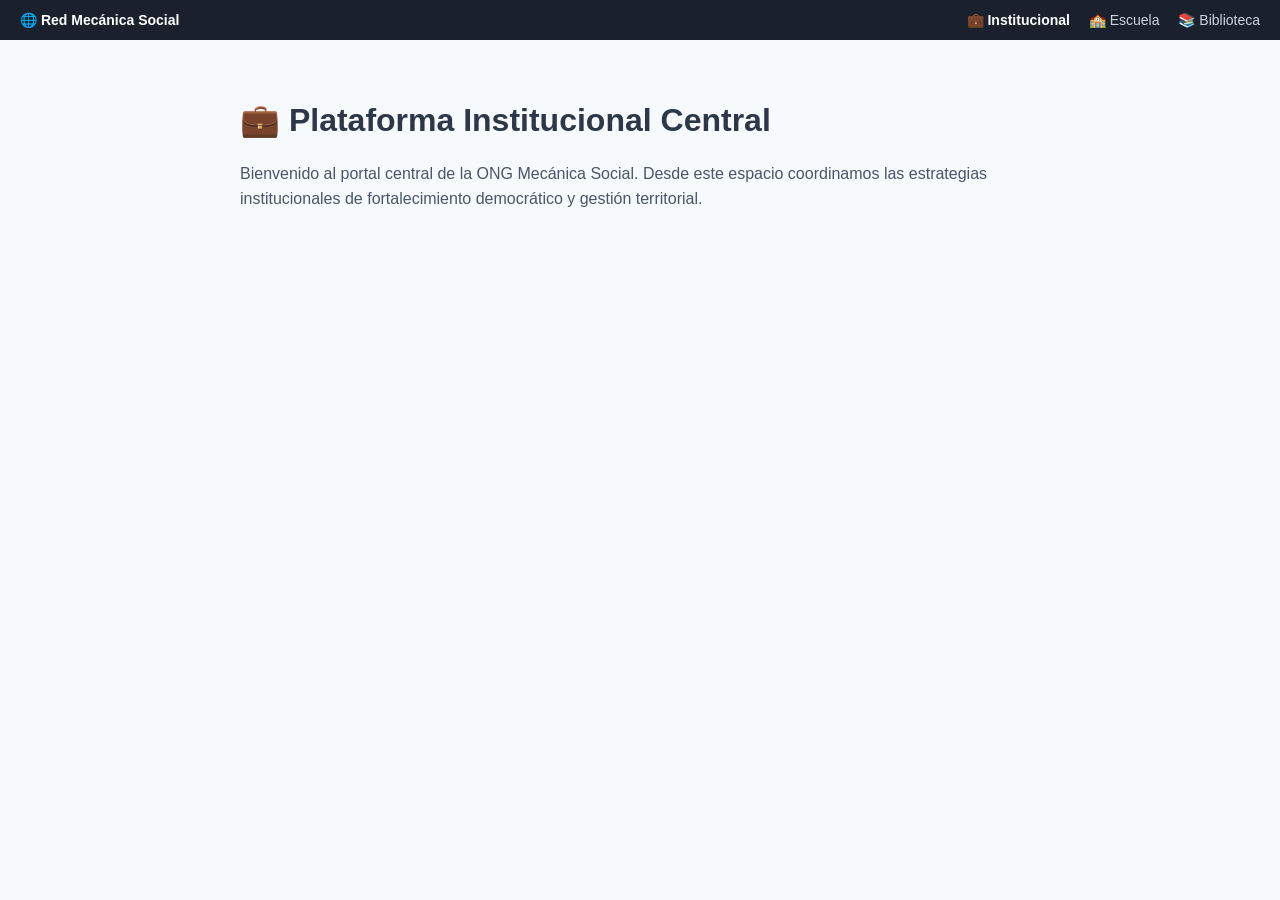
<file: index.html>
<!DOCTYPE html>
<html lang="es">
<head>
    <meta charset="UTF-8">
    <meta name="viewport" content="width=device-width, initial-scale=1.0">
    <title>ONG Mecánica Social - Portal Institucional</title>
    <script src="app_navbar.js"></script>
</head>
<body style="margin:0; font-family: sans-serif; background: #f7fafc;">
    <div style="padding: 40px; max-width: 800px; margin: auto;">
        <h1 style="color: #2d3748;">💼 Plataforma Institucional Central</h1>
        <p style="color: #4a5568; line-height: 1.6;">Bienvenido al portal central de la ONG Mecánica Social. Desde este espacio coordinamos las estrategias institucionales de fortalecimiento democrático y gestión territorial.</p>
    </div>
</body>
</html>
</file>
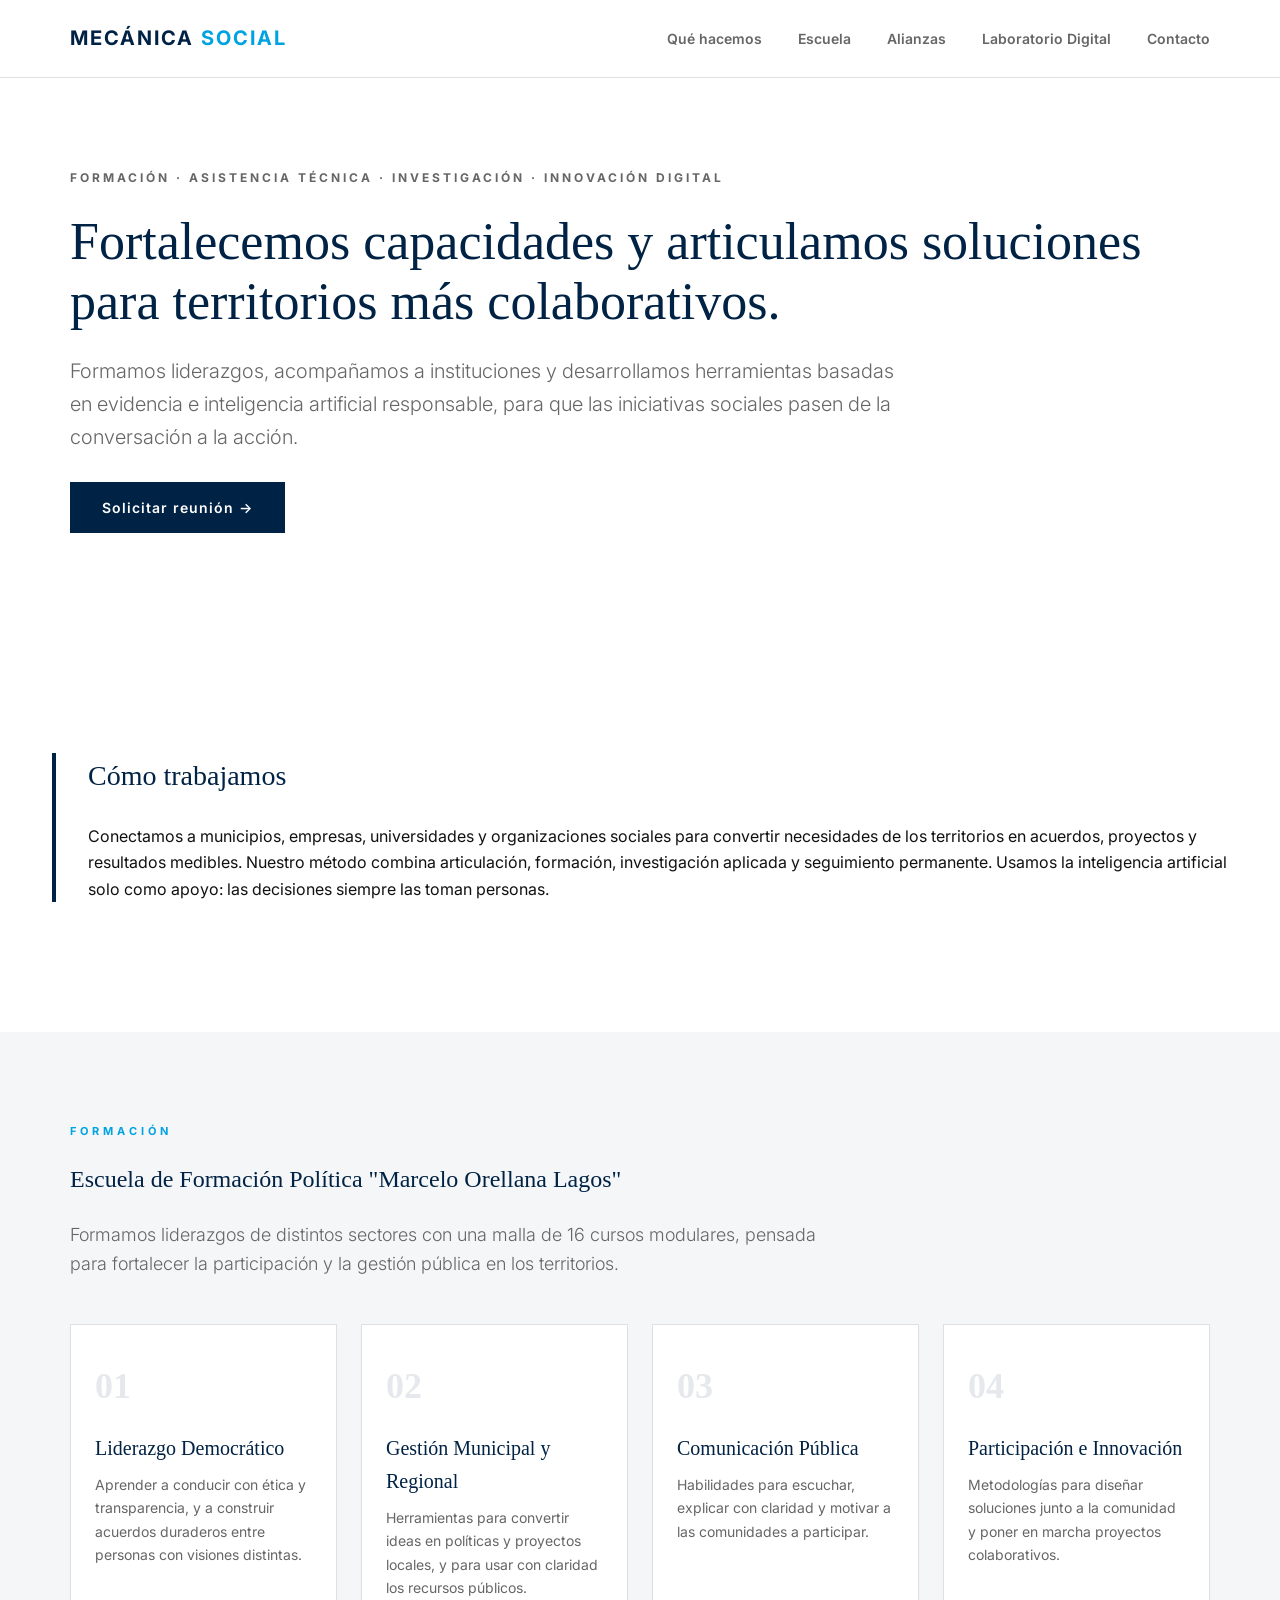
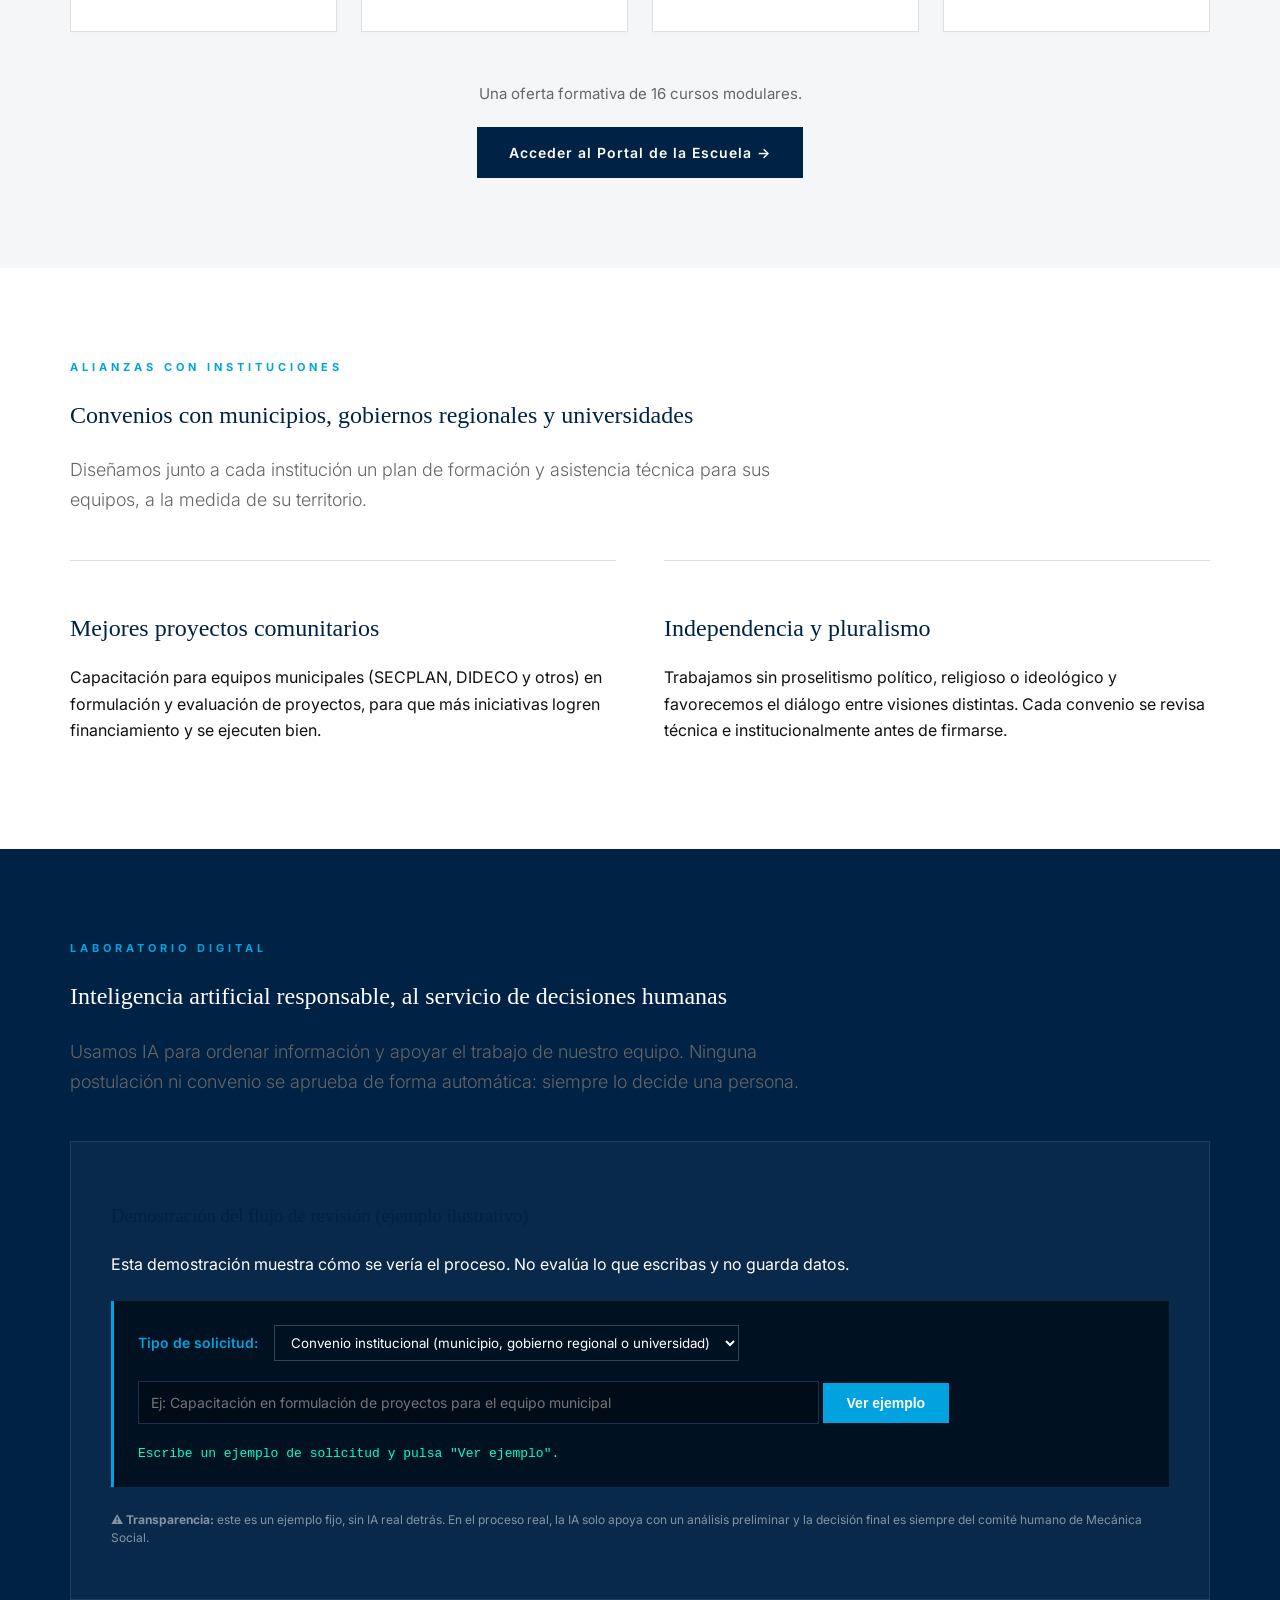
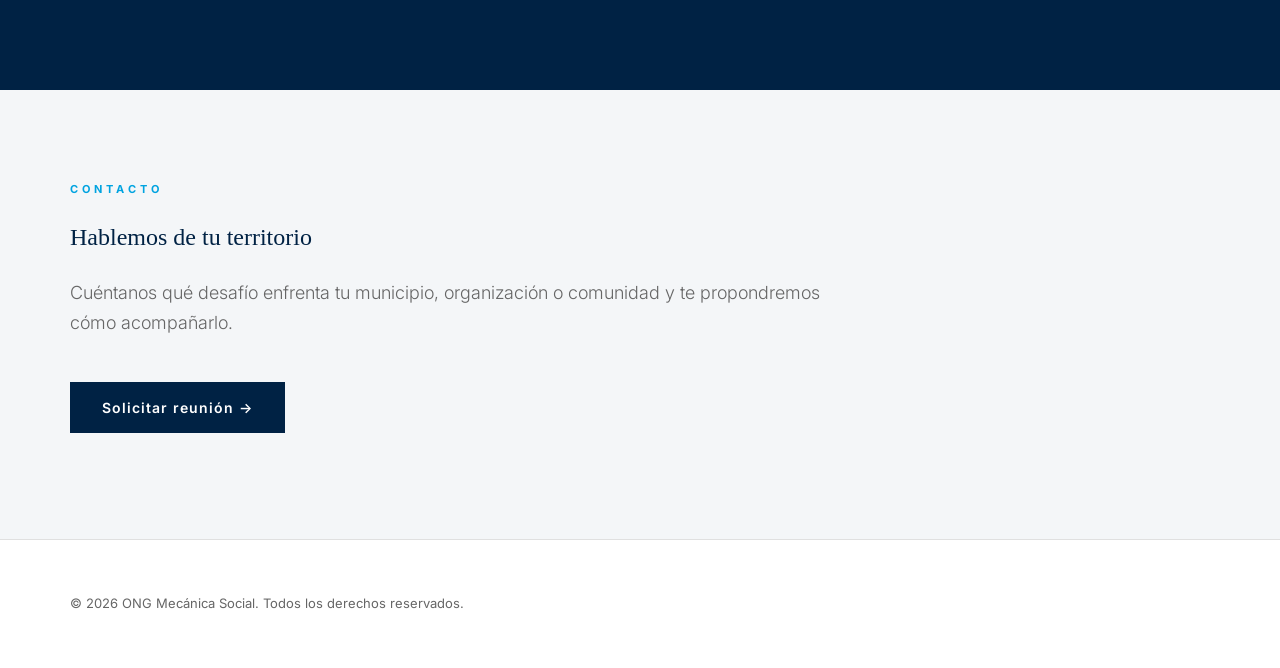
<file: site/index.html>
<!DOCTYPE html>
<html lang="es">
<head>
    <meta charset="UTF-8">
    <meta name="viewport" content="width=device-width, initial-scale=1.0">
    <title>ONG Mecánica Social | Fortalecemos capacidades para territorios más colaborativos</title>
    <link rel="stylesheet" href="styles.css">
    <link href="https://fonts.googleapis.com/css2?family=Inter:wght@400;600;700&display=swap" rel="stylesheet">
</head>
<body>

    <!-- Barra de navegación -->
    <nav class="navbar">
        <div class="nav-container">
            <span class="logo">MECÁNICA <span>SOCIAL</span></span>
            <div class="nav-links">
                <a href="#vision">Qué hacemos</a>
                <a href="#core-business">Escuela</a>
                <a href="#b2g-agreements">Alianzas</a>
                <a href="#ia-channel">Laboratorio Digital</a>
                <a href="#contacto">Contacto</a>
            </div>
        </div>
    </nav>

    <!-- Hero -->
    <header class="hero" id="vision">
        <div class="hero-content">
            <p class="subtitle">FORMACIÓN · ASISTENCIA TÉCNICA · INVESTIGACIÓN · INNOVACIÓN DIGITAL</p>
            <h1>Fortalecemos capacidades y articulamos soluciones para territorios más colaborativos.</h1>
            <p class="lead">Formamos liderazgos, acompañamos a instituciones y desarrollamos herramientas basadas en evidencia e inteligencia artificial responsable, para que las iniciativas sociales pasen de la conversación a la acción.</p>
            <p style="margin-top: 28px;"><a href="#contacto" class="btn-mckinsey">Solicitar reunión →</a></p>
        </div>
    </header>

    <!-- Resumen Ejecutivo (Plan de Negocios) -->
    <section class="section evaluation-bar">
        <div class="container visual-banner">
            <div class="banner-text">
                <h2>Cómo trabajamos</h2>
                <p>Conectamos a municipios, empresas, universidades y organizaciones sociales para convertir necesidades de los territorios en acuerdos, proyectos y resultados medibles. Nuestro método combina articulación, formación, investigación aplicada y seguimiento permanente. Usamos la inteligencia artificial solo como apoyo: las decisiones siempre las toman personas.</p>
            </div>
        </div>
    </section>

    <!-- Escuela -->
    <section id="core-business" class="section bg-light">
        <div class="container">
            <div class="meta-label">FORMACIÓN</div>
            <h2>Escuela de Formación Política "Marcelo Orellana Lagos"</h2>
            <p class="section-desc">Formamos liderazgos de distintos sectores con una malla de 16 cursos modulares, pensada para fortalecer la participación y la gestión pública en los territorios.</p>
            
            <div class="grid-mckinsey-4">
                <div class="card-rich">
                    <span class="card-num">01</span>
                    <h3>Liderazgo Democrático</h3>
                    <p>Aprender a conducir con ética y transparencia, y a construir acuerdos duraderos entre personas con visiones distintas.</p>
                </div>
                <div class="card-rich">
                    <span class="card-num">02</span>
                    <h3>Gestión Municipal y Regional</h3>
                    <p>Herramientas para convertir ideas en políticas y proyectos locales, y para usar con claridad los recursos públicos.</p>
                </div>
                <div class="card-rich">
                    <span class="card-num">03</span>
                    <h3>Comunicación Pública</h3>
                    <p>Habilidades para escuchar, explicar con claridad y motivar a las comunidades a participar.</p>
                </div>
                <div class="card-rich">
                    <span class="card-num">04</span>
                    <h3>Participación e Innovación</h3>
                    <p>Metodologías para diseñar soluciones junto a la comunidad y poner en marcha proyectos colaborativos.</p>
                </div>
            </div>

            <div style="margin-top: 50px; text-align: center;">
                <p style="font-size: 15px; color: var(--text-muted); margin-bottom: 20px;">Una oferta formativa de 16 cursos modulares.</p>
                <a href="https://mecanicasocial.github.io/mecanica-social-escuela/" target="_blank" class="btn-mckinsey">Acceder al Portal de la Escuela →</a>
            </div>
        </div>
    </section>

    <!-- Alianzas con instituciones -->
    <section id="b2g-agreements" class="section">
        <div class="container">
            <div class="meta-label">ALIANZAS CON INSTITUCIONES</div>
            <h2>Convenios con municipios, gobiernos regionales y universidades</h2>
            <p class="section-desc">Diseñamos junto a cada institución un plan de formación y asistencia técnica para sus equipos, a la medida de su territorio.</p>
            
            <div class="grid-mckinsey">
                <div class="card">
                    <h3>Mejores proyectos comunitarios</h3>
                    <p>Capacitación para equipos municipales (SECPLAN, DIDECO y otros) en formulación y evaluación de proyectos, para que más iniciativas logren financiamiento y se ejecuten bien.</p>
                </div>
                <div class="card">
                    <h3>Independencia y pluralismo</h3>
                    <p>Trabajamos sin proselitismo político, religioso o ideológico y favorecemos el diálogo entre visiones distintas. Cada convenio se revisa técnica e institucionalmente antes de firmarse.</p>
                </div>
            </div>
        </div>
    </section>

    <!-- Laboratorio Digital -->
    <section id="ia-channel" class="section dark-section">
        <div class="container">
            <div class="meta-label color-blue">LABORATORIO DIGITAL</div>
            <h2>Inteligencia artificial responsable, al servicio de decisiones humanas</h2>
            <p class="section-desc">Usamos IA para ordenar información y apoyar el trabajo de nuestro equipo. Ninguna postulación ni convenio se aprueba de forma automática: siempre lo decide una persona.</p>
            
            <div class="ia-interactive-box">
                <h3>Demostración del flujo de revisión (ejemplo ilustrativo)</h3>
                <p>Esta demostración muestra cómo se vería el proceso. No evalúa lo que escribas y no guarda datos.</p>
                <div class="simulation-terminal">
                    <div class="selector-box" style="margin-bottom: 20px;">
                        <label style="color: #00a3e0; font-size: 14px; margin-right: 12px; font-weight: 600;">Tipo de solicitud:</label>
                        <select id="channel-type" style="background: #001122; color: white; border: 1px solid #334455; padding: 8px 12px; font-family: 'Inter', sans-serif;">
                            <option value="B2G">Convenio institucional (municipio, gobierno regional o universidad)</option>
                            <option value="B2C">Postulación individual (líder o dirigente social)</option>
                        </select>
                    </div>
                    <input type="text" id="ia-query" placeholder="Ej: Capacitación en formulación de proyectos para el equipo municipal">
                    <button onclick="simulateIACall()" class="btn-ia">Ver ejemplo</button>
                    <div id="ia-response" class="terminal-output">Escribe un ejemplo de solicitud y pulsa "Ver ejemplo".</div>
                </div>
                <p class="disclaimer-text">⚠️ <strong>Transparencia:</strong> este es un ejemplo fijo, sin IA real detrás. En el proceso real, la IA solo apoya con un análisis preliminar y la decisión final es siempre del comité humano de Mecánica Social.</p>
            </div>
        </div>
    </section>

    <!-- Contacto -->
    <section id="contacto" class="section bg-light">
        <div class="container">
            <div class="meta-label">CONTACTO</div>
            <h2>Hablemos de tu territorio</h2>
            <p class="section-desc">Cuéntanos qué desafío enfrenta tu municipio, organización o comunidad y te propondremos cómo acompañarlo.</p>
            <p style="margin-top: 24px;"><a href="mailto:CORREO_PENDIENTE" class="btn-mckinsey">Solicitar reunión →</a></p>
        </div>
    </section>

    <footer>
        <div class="container">
            <p>&copy; 2026 ONG Mecánica Social. Todos los derechos reservados.</p>
        </div>
    </footer>

    <script src="app.js"></script>
</body>
</html>
</file>
<file: site/styles.css>
:root {
    --primary-blue: #002244;
    --mckinsey-cyan: #00a3e0;
    --text-dark: #111111;
    --text-muted: #666666;
    --bg-light: #f4f6f8;
    --border-color: #e0e0e0;
}

body {
    margin: 0;
    font-family: 'Inter', sans-serif;
    color: var(--text-dark);
    line-height: 1.65;
    background-color: #ffffff;
}

h1, h2, h3 {
    font-family: 'Playfair Display', serif;
    font-weight: 400;
    color: var(--primary-blue);
}

.navbar {
    border-bottom: 1px solid var(--border-color);
    padding: 22px 0;
    position: sticky;
    top: 0;
    background: rgba(255, 255, 255, 0.95);
    backdrop-filter: blur(5px);
    z-index: 100;
}

.nav-container {
    max-width: 1140px;
    margin: 0 auto;
    display: flex;
    justify-content: space-between;
    align-items: center;
    padding: 0 24px;
}

.logo {
    font-size: 20px;
    font-weight: 700;
    letter-spacing: 2px;
    color: var(--primary-blue);
}
.logo span { color: var(--mckinsey-cyan); }

.nav-links a {
    text-decoration: none;
    color: var(--text-muted);
    margin-left: 32px;
    font-size: 14px;
    font-weight: 600;
    transition: color 0.2s ease;
}
.nav-links a:hover { color: var(--primary-blue); }

.hero {
    max-width: 1140px;
    margin: 90px auto;
    padding: 0 24px;
}

.hero h1 {
    font-size: 52px;
    line-height: 1.15;
    margin: 24px 0;
}

.subtitle {
    font-size: 12px;
    letter-spacing: 3px;
    color: var(--text-muted);
    font-weight: 700;
}

.lead {
    font-size: 20px;
    color: var(--text-muted);
    max-width: 850px;
    font-weight: 300;
}

.section {
    padding: 90px 24px;
}

.bg-light { background-color: var(--bg-light); }

.container {
    max-width: 1140px;
    margin: 0 auto;
}

.meta-label {
    font-size: 11px;
    letter-spacing: 4px;
    color: var(--mckinsey-cyan);
    font-weight: 700;
    margin-bottom: 12px;
}

.section-desc {
    font-size: 18px;
    color: var(--text-muted);
    max-width: 750px;
    margin-bottom: 45px;
    font-weight: 300;
}

.grid-mckinsey {
    display: grid;
    grid-template-columns: 1fr 1fr;
    gap: 48px;
}

.grid-mckinsey-4 {
    display: grid;
    grid-template-columns: repeat(4, 1fr);
    gap: 24px;
    margin-top: 40px;
}

@media(max-width: 768px) {
    .grid-mckinsey, .grid-mckinsey-4 { grid-template-columns: 1fr; }
}

.card {
    border-top: 1px solid var(--border-color);
    padding-top: 24px;
}
.card h3 { font-size: 24px; margin-bottom: 12px; }

.card-rich {
    background: #ffffff;
    border: 1px solid var(--border-color);
    padding: 32px 24px;
    position: relative;
    box-shadow: 0 2px 4px rgba(0,0,0,0.02);
}
.card-rich h3 { font-size: 20px; margin: 16px 0 8px 0; }
.card-rich p { font-size: 14px; color: var(--text-muted); margin: 0; }
.card-num {
    font-size: 36px;
    font-family: 'Playfair Display', serif;
    color: rgba(0, 34, 68, 0.1);
    font-weight: 700;
}

.visual-banner {
    border-left: 4px solid var(--primary-blue);
    padding-left: 32px;
    margin: 40px auto;
}
.visual-banner h2 { margin-top: 0; font-size: 28px; }

.btn-mckinsey {
    display: inline-block;
    background: var(--primary-blue);
    color: #ffffff;
    padding: 14px 32px;
    text-decoration: none;
    font-size: 14px;
    font-weight: 600;
    letter-spacing: 1px;
    transition: background 0.2s ease;
}
.btn-mckinsey:hover { background: #003366; }

.dark-section {
    background: var(--primary-blue);
    color: #ffffff;
}
.dark-section h2 { color: #ffffff; }

.ia-interactive-box {
    background: rgba(255,255,255,0.03);
    border: 1px solid rgba(255,255,255,0.1);
    padding: 40px;
    margin-top: 40px;
}

.simulation-terminal {
    background: #001122;
    padding: 24px;
    border-left: 3px solid var(--mckinsey-cyan);
    margin: 24px 0;
}

#ia-query {
    width: 65%;
    padding: 12px;
    background: #000c18;
    border: 1px solid #1a334d;
    color: #ffffff;
    font-family: 'Inter', sans-serif;
    font-size: 14px;
}

.btn-ia {
    padding: 12px 24px;
    background: var(--mckinsey-cyan);
    border: none;
    color: #ffffff;
    font-weight: 600;
    cursor: pointer;
    font-size: 14px;
    transition: background 0.2s ease;
}
.btn-ia:hover { background: #00bfff; }

.terminal-output {
    margin-top: 20px;
    font-family: monospace;
    color: #00ffcc;
    font-size: 13px;
    white-space: pre-line;
    line-height: 1.5;
}

.disclaimer-text {
    font-size: 12px;
    color: rgba(255,255,255,0.5);
    margin-top: 20px;
    line-height: 1.5;
}

footer {
    border-top: 1px solid var(--border-color);
    padding: 40px 0;
    font-size: 13px;
    color: var(--text-muted);
}
</file>
